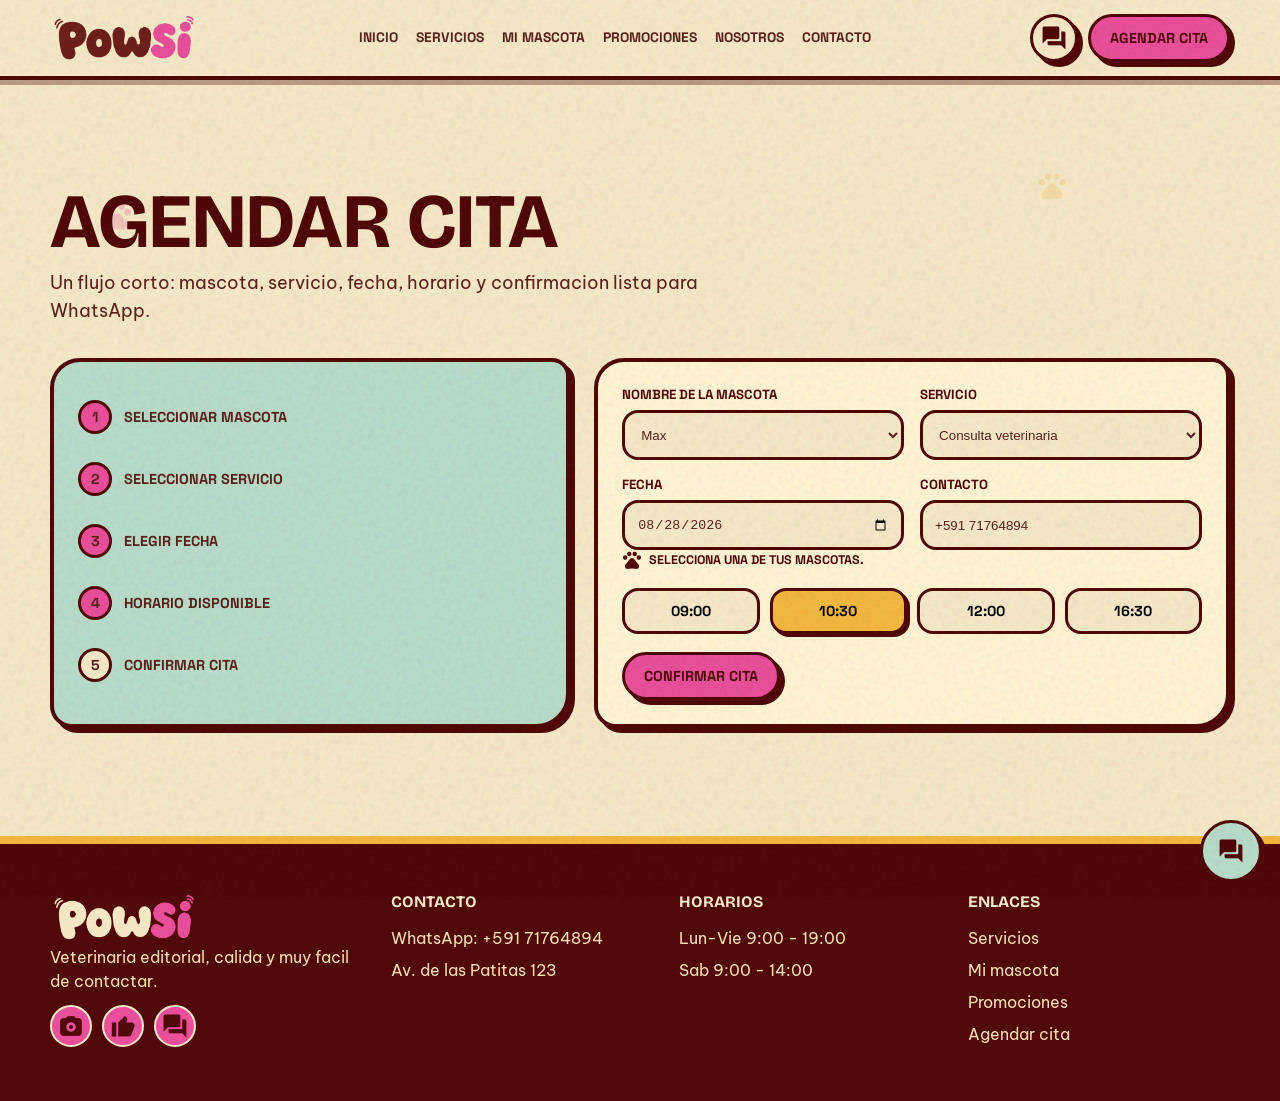
<file: agendar.html>
<!doctype html>
<html lang="es">
  <head>
    <meta charset="utf-8" />
    <meta name="viewport" content="width=device-width,initial-scale=1" />
    <title>POWSI | Agendar cita</title>
    <link rel="preconnect" href="https://fonts.googleapis.com" />
    <link rel="preconnect" href="https://fonts.gstatic.com" crossorigin />
    <link
      href="https://fonts.googleapis.com/css2?family=Be+Vietnam+Pro:wght@400;600;700;800&family=Bricolage+Grotesque:opsz,wght@12..96,700;12..96,800&family=Space+Grotesk:wght@600;700&display=swap"
      rel="stylesheet"
    />
    <link
      href="https://fonts.googleapis.com/css2?family=Material+Symbols+Outlined:wght,FILL@100..700,0..1&display=swap"
      rel="stylesheet"
    />
    <link rel="stylesheet" href="styles.css" />
  </head>
  <body class="section-page">
    <header class="top">
      <nav class="nav">
        <a class="logo" href="index.html"><img src="powsi.png" alt="powsi"></a>
        <div class="links">
          <a href="index.html">Inicio</a><a href="index.html#servicios">Servicios</a
          ><a href="mi-mascota.html">Mi mascota</a
          ><a href="index.html#promociones">Promociones</a
          ><a href="nosotros.html">Nosotros</a
          ><a href="contacto.html">Contacto</a>
        </div>
        <div class="actions">
          <a
            class="btn icon"
            href="https://wa.me/59171764894"
            aria-label="WhatsApp"
            ><span class="material-symbols-outlined">forum</span></a
          ><a class="btn primary" href="agendar.html">Agendar cita</a
          ><button class="btn icon menu" aria-label="Menu">
            <span class="material-symbols-outlined">menu</span>
          </button>
        </div>
      </nav>
    </header>
    <main class="page-main">
      <section id="agendar" class="section cream">
        <div class="head">
          <div>
            <h2 class="title">Agendar cita</h2>
            <p class="lead">
              Un flujo corto: mascota, servicio, fecha, horario y confirmacion
              lista para WhatsApp.
            </p>
          </div>
        </div>
        <div class="appt">
          <aside class="card steps">
            <div class="step on"><b>1</b>Seleccionar mascota</div>
            <div class="step on"><b>2</b>Seleccionar servicio</div>
            <div class="step on"><b>3</b>Elegir fecha</div>
            <div class="step on"><b>4</b>Horario disponible</div>
            <div class="step"><b>5</b>Confirmar cita</div>
          </aside>
          <form class="card form" id="form">
            <div class="fg">
              <label>
                Nombre de la mascota
                <select id="pet" required></select>
              </label><label
                >Servicio<select id="service">
                  <option>Consulta veterinaria</option>
                  <option>Vacunacion</option>
                  <option>Bano y peluqueria</option>
                  <option>Esterilizacion</option>
                  <option>Tratamientos</option>
                </select></label
              ><label
                >Fecha<input id="date" type="date" value="2026-08-28" /></label
              ><label
                >Contacto<input id="phone" type="tel" value="+591 71764894"
              /></label>
            </div>
            <p class="form-helper"><span class="material-symbols-outlined">pets</span> Selecciona una de tus mascotas.</p>
            <div class="times">
              <button class="time" type="button">09:00</button
              ><button class="time sel" type="button">10:30</button
              ><button class="time" type="button">12:00</button
              ><button class="time" type="button">16:30</button>
            </div>
            <button class="btn primary" type="submit">Confirmar cita</button>
            <div class="done" id="done">
              <h3>Cita agendada!</h3>
              <p>
                <b>Mascota:</b> <span id="cPet">Max</span> - <b>Servicio:</b>
                <span id="cService">Consulta veterinaria</span>
              </p>
              <p>
                <b>Fecha:</b> <span id="cDate">2026-08-28</span> - <b>Hora:</b>
                <span id="cTime">10:30</span>
              </p>
              <br /><a class="btn yellow" id="whatsappAppointment" href="https://wa.me/59171764894"
                >Confirmar por WhatsApp</a
              >
            </div>
          </form>
        </div>
      </section>
    </main>
    <footer>
      <div class="foot">
        <div>
          <div class="logo"><img src="powsii.png" alt=""></div>
          <p>Veterinaria editorial, calida y muy facil de contactar.</p>
          <div class="social">
            <a href="#" aria-label="Instagram"
              ><span class="material-symbols-outlined">photo_camera</span></a
            ><a href="#" aria-label="Facebook"
              ><span class="material-symbols-outlined">thumb_up</span></a
            ><a href="https://wa.me/59171764894" aria-label="WhatsApp"
              ><span class="material-symbols-outlined">forum</span></a
            >
          </div>
        </div>
        <div>
          <h4>Contacto</h4>
          <p>WhatsApp: +591 71764894</p>
          <p>Av. de las Patitas 123</p>
        </div>
        <div>
          <h4>Horarios</h4>
          <p>Lun-Vie 9:00 - 19:00</p>
          <p>Sab 9:00 - 14:00</p>
        </div>
        <div>
          <h4>Enlaces</h4>
          <a href="index.html#servicios">Servicios</a
          ><a href="mi-mascota.html">Mi mascota</a
          ><a href="index.html#promociones">Promociones</a
          ><a href="agendar.html">Agendar cita</a>
        </div>
      </div>
    </footer>
    <a
      class="btn float"
      href="https://wa.me/59171764894"
      aria-label="WhatsApp flotante"
      ><span class="material-symbols-outlined">forum</span></a
    >
    <script src="main.js"></script>
  </body>
</html>
</file>
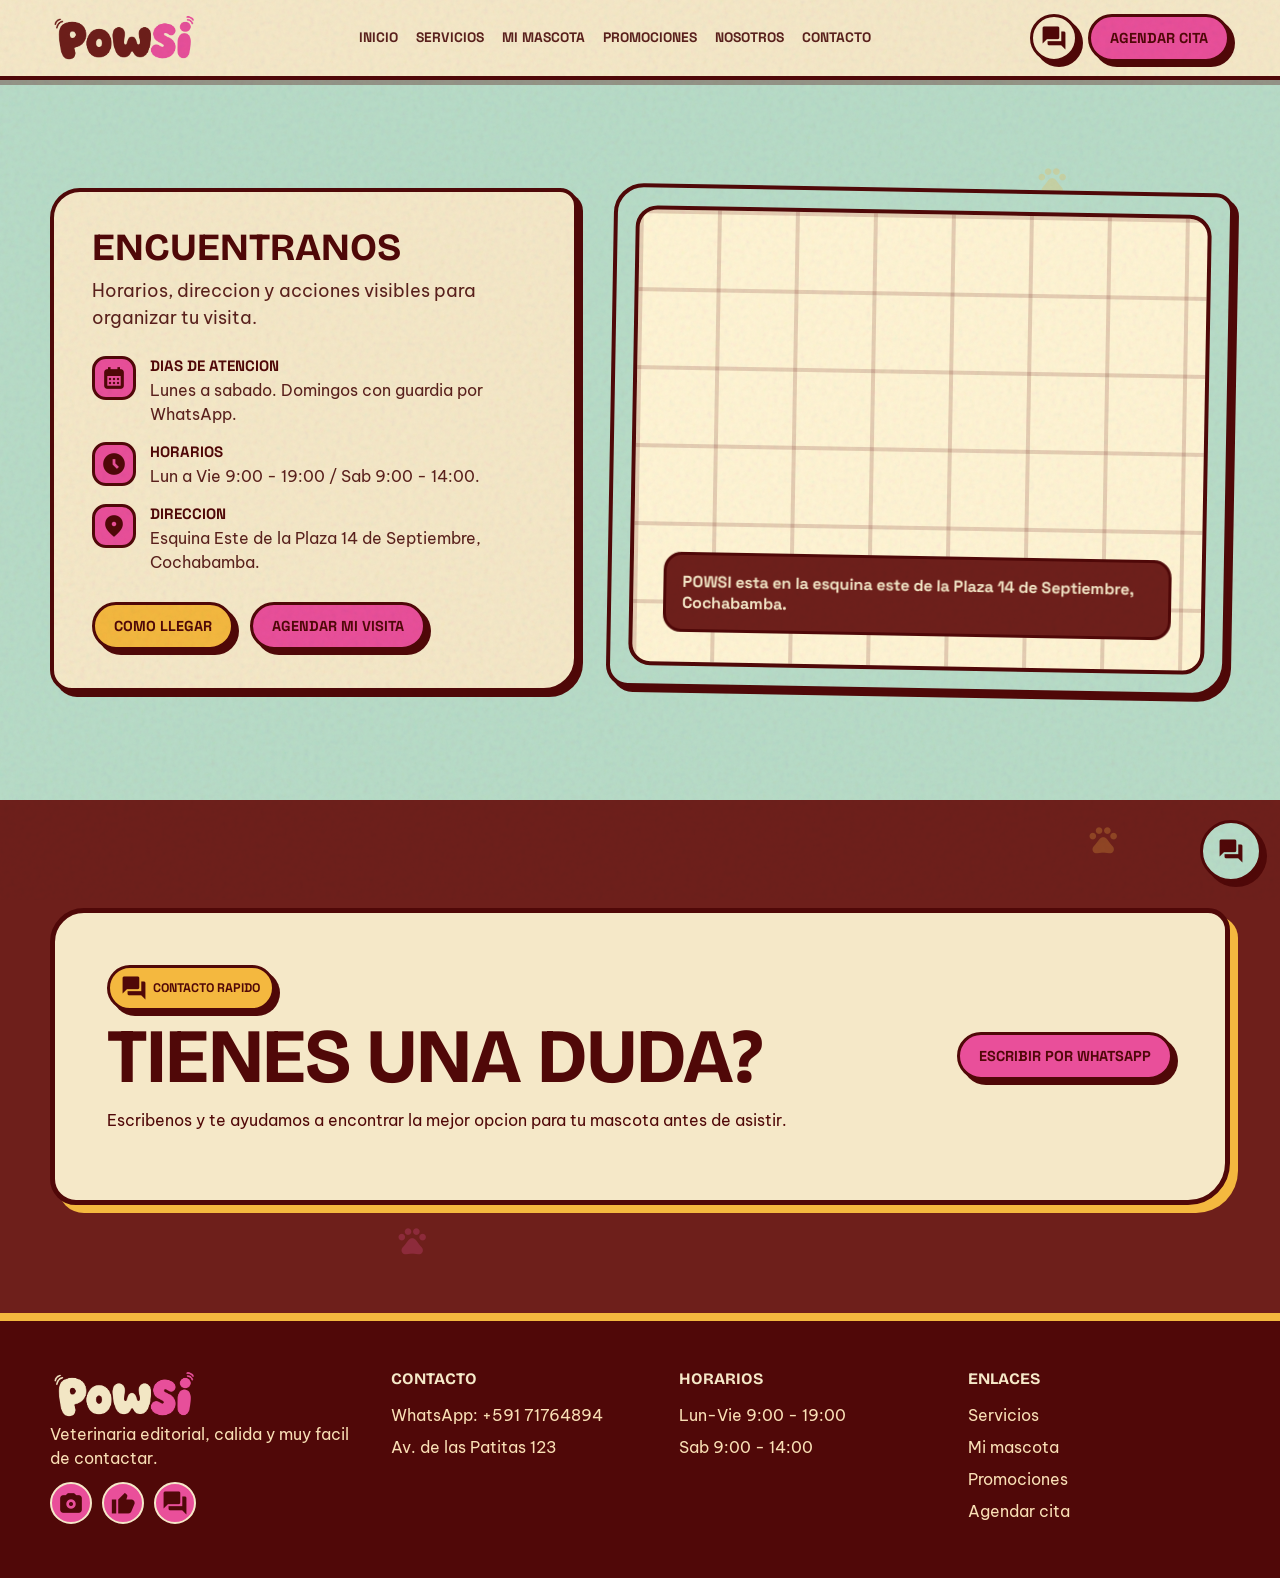
<file: contacto.html>
<!doctype html>
<html lang="es">
  <head>
    <meta charset="utf-8" />
    <meta name="viewport" content="width=device-width,initial-scale=1" />
    <title>POWSI | Contacto</title>
    <link rel="preconnect" href="https://fonts.googleapis.com" />
    <link rel="preconnect" href="https://fonts.gstatic.com" crossorigin />
    <link
      href="https://fonts.googleapis.com/css2?family=Be+Vietnam+Pro:wght@400;600;700;800&family=Bricolage+Grotesque:opsz,wght@12..96,700;12..96,800&family=Space+Grotesk:wght@600;700&display=swap"
      rel="stylesheet"
    />
    <link
      href="https://fonts.googleapis.com/css2?family=Material+Symbols+Outlined:wght,FILL@100..700,0..1&display=swap"
      rel="stylesheet"
    />
    <link rel="stylesheet" href="styles.css" />
  </head>
  <body class="section-page">
    <header class="top">
      <nav class="nav">
        <a class="logo" href="index.html"><img src="powsi.png" alt="powsi"></a>
        <div class="links">
          <a href="index.html">Inicio</a><a href="index.html#servicios">Servicios</a
          ><a href="mi-mascota.html">Mi mascota</a
          ><a href="index.html#promociones">Promociones</a
          ><a href="nosotros.html">Nosotros</a
          ><a href="contacto.html">Contacto</a>
        </div>
        <div class="actions">
          <a
            class="btn icon"
            href="https://wa.me/59171764894"
            aria-label="WhatsApp"
            ><span class="material-symbols-outlined">forum</span></a
          ><a class="btn primary" href="agendar.html">Agendar cita</a
          ><button class="btn icon menu" aria-label="Menu">
            <span class="material-symbols-outlined">menu</span>
          </button>
        </div>
      </nav>
    </header>
    <main class="page-main">
      <section id="ubicacion" class="section mintbg">
        <div class="split">
          <div class="card panel">
            <h2 class="title">Encuentranos</h2>
            <p class="lead">
              Horarios, direccion y acciones visibles para organizar tu visita.
            </p>
            <div class="list">
              <div class="info">
                <span class="ico material-symbols-outlined">calendar_month</span>
                <div>
                  <h3>Dias de atencion</h3>
                  <p>Lunes a sabado. Domingos con guardia por WhatsApp.</p>
                </div>
              </div>
              <div class="info">
                <span class="ico material-symbols-outlined">schedule</span>
                <div>
                  <h3>Horarios</h3>
                  <p>Lun a Vie 9:00 - 19:00 / Sab 9:00 - 14:00.</p>
                </div>
              </div>
              <div class="info">
                <span class="ico material-symbols-outlined">location_on</span>
                <div>
                  <h3>Direccion</h3>
                  <p>Esquina Este de la Plaza 14 de Septiembre, Cochabamba.</p>
                </div>
              </div>
            </div>
            <div class="row">
              <a class="btn yellow" href="https://www.google.com/maps/search/?api=1&amp;query=Plaza+14+de+Septiembre+Cochabamba+Bolivia" target="_blank" rel="noopener noreferrer">Como llegar</a>
              <a class="btn primary" href="agendar.html">Agendar mi visita</a>
            </div>
          </div>
          <div class="card mapcard">
            <div class="map">
              <iframe
                title="Mapa de POWSI cerca de la Plaza 14 de Septiembre"
                src="https://www.google.com/maps?q=Plaza+14+de+Septiembre+Cochabamba+Bolivia&amp;output=embed"
                loading="lazy"
                referrerpolicy="no-referrer-when-downgrade"
              ></iframe>
              <div class="maptxt">
                POWSI esta en la esquina este de la Plaza 14 de Septiembre, Cochabamba.
              </div>
            </div>
          </div>
        </div>
      </section>
      <section id="contacto" class="section wine">
        <div class="contact">
          <div>
            <span class="sticker"
              ><span class="material-symbols-outlined">forum</span> Contacto
              rapido</span
            >
            <h2>Tienes una duda?</h2>
            <p>
              Escribenos y te ayudamos a encontrar la mejor opcion para tu
              mascota antes de asistir.
            </p>
          </div>
          <a class="btn primary" href="https://wa.me/59171764894"
            >Escribir por WhatsApp</a
          >
        </div>
      </section>
    </main>
    <footer>
      <div class="foot">
        <div>
          <div class="logo"><img src="powsii.png" alt=""></div>
          <p>Veterinaria editorial, calida y muy facil de contactar.</p>
          <div class="social">
            <a href="#" aria-label="Instagram"
              ><span class="material-symbols-outlined">photo_camera</span></a
            ><a href="#" aria-label="Facebook"
              ><span class="material-symbols-outlined">thumb_up</span></a
            ><a href="https://wa.me/59171764894" aria-label="WhatsApp"
              ><span class="material-symbols-outlined">forum</span></a
            >
          </div>
        </div>
        <div>
          <h4>Contacto</h4>
          <p>WhatsApp: +591 71764894</p>
          <p>Av. de las Patitas 123</p>
        </div>
        <div>
          <h4>Horarios</h4>
          <p>Lun-Vie 9:00 - 19:00</p>
          <p>Sab 9:00 - 14:00</p>
        </div>
        <div>
          <h4>Enlaces</h4>
          <a href="index.html#servicios">Servicios</a
          ><a href="mi-mascota.html">Mi mascota</a
          ><a href="index.html#promociones">Promociones</a
          ><a href="agendar.html">Agendar cita</a>
        </div>
      </div>
    </footer>
    <a
      class="btn float"
      href="https://wa.me/59171764894"
      aria-label="WhatsApp flotante"
      ><span class="material-symbols-outlined">forum</span></a
    >
    <script src="main.js"></script>
  </body>
</html>
</file>
<file: styles.css>
:root {
  --b: #6e1f1b;
  --bd: #500808;
  --c: #f5e8c8;
  --cs: #fff4d4;
  --p: #e94f9a;
  --m: #b8dcc8;
  --y: #f4b83f;
  --t: #5a201c;
  --sh: 5px 5px 0 var(--bd);
  --r: 30px 18px 34px 22px;
}
* {
  box-sizing: border-box;
}
@keyframes pawFloat {
  from { margin-top: -34px; transform: rotate(-8deg); }
  to { margin-top: 46px; transform: rotate(8deg); }
}
html {
  scroll-behavior: smooth;
}
body {
  margin: 0;
  background: var(--b);
  color: var(--t);
  font-family: "Be Vietnam Pro", system-ui, sans-serif;
  line-height: 1.5;
  overflow-x: hidden;
}
body:before {
  content: "";
  position: fixed;
  inset: 0;
  z-index: 80;
  pointer-events: none;
  opacity: 0.13;
  mix-blend-mode: multiply;
  background: url("data:image/svg+xml,%3Csvg viewBox='0 0 220 220' xmlns='http://www.w3.org/2000/svg'%3E%3Cfilter id='n'%3E%3CfeTurbulence type='fractalNoise' baseFrequency='.75' numOctaves='3' stitchTiles='stitch'/%3E%3C/filter%3E%3Crect width='100%25' height='100%25' filter='url(%23n)' opacity='.8'/%3E%3C/svg%3E");
}
a {
  text-decoration: none;
  color: inherit;
}
img {
  display: block;
  width: 100%;
  height: 100%;
  object-fit: cover;
}
.material-symbols-outlined {
  font-variation-settings:
    "FILL" 1,
    "wght" 700,
    "opsz" 24;
  line-height: 1;
}
.top {
  position: sticky;
  top: 0;
  z-index: 60;
  background: var(--c);
  border-bottom: 4px solid var(--bd);
  box-shadow: 0 5px 0 #50080855;
}
.nav {
  width: min(1180px, calc(100% - 32px));
  min-height: 76px;
  margin: auto;
  display: flex;
  align-items: center;
  justify-content: space-between;
  gap: 16px;
}
.logo {
  font: 800 clamp(2rem, 4vw, 3rem)/0.9 "Bricolage Grotesque";
  color: var(--b);
  letter-spacing: 0;
  display: flex;
  align-items: center;
}

.logo img {
  height: 55px; /* Controla aquí el alto exacto del logo */
  width: auto;   /* Mantiene la proporción original de la imagen */
  object-fit: contain;
}

.logo span {
  color: var(--p);
}
.links {
  display: flex;
  gap: 18px;
  font: 700 0.86rem "Space Grotesk";
  text-transform: uppercase;
}
.links a {
  border-bottom: 2px solid transparent;
  padding: 8px 0;
}
.links a:hover {
  color: var(--p);
  border-color: var(--p);
}
.actions {
  display: flex;
  gap: 10px;
}
.btn {
  display: inline-flex;
  align-items: center;
  justify-content: center;
  gap: 8px;
  min-height: 48px;
  padding: 12px 19px;
  border: 3px solid var(--bd);
  border-radius: 999px;
  background: var(--c);
  color: var(--bd);
  box-shadow: var(--sh);
  font: 800 0.9rem "Space Grotesk";
  text-transform: uppercase;
  cursor: pointer;
  transition: 0.18s;
  white-space: nowrap;
}
.btn:hover {
  transform: translate(-2px, -2px);
  box-shadow: 7px 7px 0 var(--bd);
}
.primary {
  background: var(--p);
}
.yellow {
  background: var(--y);
}
.mint {
  background: var(--m);
}
.icon {
  width: 48px;
  padding: 0;
}
.menu {
  display: none;
}
.section {
  position: relative;
  padding: clamp(58px, 9vw, 108px) max(18px, calc((100vw - 1180px) / 2));
  overflow: hidden;
}
.floating-paw {
  position: absolute;
  z-index: 0;
  pointer-events: none;
  color: var(--p);
  font: 700 1.9rem/1 "Material Symbols Outlined";
  opacity: .25;
  animation: pawFloat 7.5s ease-in-out infinite alternate;
}
.floating-paw:nth-of-type(even) {
  color: var(--y);
  animation-duration: 8.5s;
  animation-direction: alternate-reverse;
}
.section > * {
  position: relative;
  z-index: 1;
}
.section > .floating-paw {
  position: absolute;
  z-index: 0;
}
.cream {
  background: var(--c);
}
.paper {
  background: var(--c);
}
.mintbg {
  background: var(--m);
}
.wine {
  background: var(--b);
  color: var(--c);
}
h1,
h2,
h3 {
  font-family: "Bricolage Grotesque";
  letter-spacing: 0;
}
h2.title {
  margin: 0 0 12px;
  color: var(--bd);
  font-size: clamp(2.3rem, 6vw, 5.1rem);
  line-height: 0.9;
  text-transform: uppercase;
}
.wine h2.title {
  color: var(--c);
}
.lead {
  max-width: 690px;
  margin: 0;
  font-size: clamp(1rem, 2vw, 1.15rem);
}
.head {
  display: flex;
  justify-content: space-between;
  align-items: end;
  gap: 24px;
  margin-bottom: 34px;
}
.tag,
.sticker {
  display: inline-flex;
  align-items: center;
  gap: 7px;
  width: max-content;
  max-width: 100%;
  padding: 8px 12px;
  border: 3px solid var(--bd);
  border-radius: 999px;
  background: var(--y);
  color: var(--bd);
  box-shadow: var(--sh);
  font: 800 0.78rem "Space Grotesk";
  text-transform: uppercase;
}
.card,
.identity-card {
  position: relative;
  overflow: hidden;
  border: 4px solid var(--bd);
  border-radius: var(--r);
  box-shadow: var(--sh);
  background: var(--cs);
  color: var(--t);
}
.hero {
  min-height: auto;
  display: grid;
  grid-template-columns: 1.12fr 0.88fr;
  align-items: center;
  gap: clamp(28px, 5vw, 64px);
  background:
    radial-gradient(circle at 10% 20%, #f4b83f22 0 2px, transparent 2px 34px),
    var(--b);
  color: var(--c);
  padding-top: clamp(34px, 5vw, 58px);
  padding-bottom: clamp(38px, 5vw, 58px);
}
.hero h1 {
  margin: 26px 0 22px;
  font-size: clamp(3rem, 7vw, 6.2rem);
  line-height: 0.84;
  text-transform: uppercase;
}
.hero .hi {
  display: inline-block;
  background: var(--c);
  color: var(--bd);
  border: 4px solid var(--bd);
  border-radius: 22px 34px 18px 28px;
  padding: 5px 15px 10px;
  box-shadow: var(--sh);
  transform: rotate(-1deg);
}
.hero p {
  max-width: 570px;
  color: #fff1ce;
  font-size: clamp(1rem, 2vw, 1.22rem);
}
.row {
  display: flex;
  flex-wrap: wrap;
  gap: 16px;
  margin-top: 28px;
}
.collage {
  position: relative;
  min-height: 560px;
}
.photo {
  position: absolute;
  inset: 92px 68px 24px 68px;
  padding: 10px;
  background: var(--c);
  border: 5px solid var(--bd);
  border-radius: 42px 26px 48px 30px;
  box-shadow: var(--sh);
  transform: rotate(2deg);
  overflow: hidden;
}
.photo img {
  border-radius: 30px 18px 34px 22px;
}
.note {
  position: absolute;
  border: 4px solid var(--bd);
  box-shadow: var(--sh);
  border-radius: var(--r);
  color: var(--bd);
  padding: 18px;
  font-weight: 800;
}
.note strong {
  display: block;
  font: 800 1.5rem/1 "Bricolage Grotesque";
  text-transform: uppercase;
}
.n1 {
  right: 0;
  top: 42px;
  width: 220px;
  background: var(--y);
  transform: rotate(5deg);
}
.n2 {
  left: 0;
  bottom: 58px;
  width: 230px;
  background: var(--m);
  transform: rotate(-5deg);
}
.n3 {
  right: 22px;
  bottom: 10px;
  width: 255px;
  background: var(--p);
  transform: rotate(-2deg);
}
.paw {
  position: absolute;
  font-size: 54px;
  color: var(--p);
  left: 22px;
  top: 72px;
  transform: rotate(-14deg);
}
.grid {
  display: grid;
  gap: 24px;
}
.services {
  grid-template-columns: repeat(3, 1fr);
}
.svc {
  min-height: 380px;
  display: flex;
  flex-direction: column;
}
.svc:nth-child(2n) {
  background: var(--m);
  transform: rotate(1deg);
}
.svc:nth-child(3n) {
  background: #ffd5e8;
  transform: rotate(-1deg);
}
.svc:nth-child(4n) {
  background: #f8c85b;
}
.svcimg {
  height: 172px;
  border-bottom: 4px solid var(--bd);
  background: var(--c);
}
.svcimg img {
  object-fit: cover;
}
.body {
  padding: 22px;
}
.card h3 {
  margin: 0 0 8px;
  color: var(--bd);
  font-size: 1.75rem;
  line-height: 1;
  text-transform: uppercase;
}
.card p {
  margin: 0;
}
.svc .tag {
  position: absolute;
  top: 14px;
  right: 14px;
  background: var(--y);
  box-shadow: 3px 3px 0 var(--bd);
}
.split {
  display: grid;
  grid-template-columns: 0.92fr 1.08fr;
  gap: 32px;
}
.panel {
  padding: clamp(24px, 4vw, 38px);
  background: var(--c);
}
.panel h2.title {
  max-width: 100%;
  font-size: clamp(1.8rem, 3vw, 3.2rem);
  white-space: nowrap;
}
.list {
  display: grid;
  gap: 16px;
  margin: 24px 0;
}
.info {
  display: grid;
  grid-template-columns: 44px 1fr;
  gap: 14px;
}
.ico {
  width: 44px;
  height: 44px;
  display: grid;
  place-items: center;
  border: 3px solid var(--bd);
  border-radius: 14px;
  background: var(--p);
  color: var(--bd);
}
.info h3 {
  margin: 0 0 3px;
  font: 800 0.94rem "Space Grotesk";
  text-transform: uppercase;
}
.info p {
  margin: 0;
}
.mapcard {
  min-height: 440px;
  background: var(--m);
  padding: 18px;
  transform: rotate(1deg);
}
.map {
  height: 100%;
  min-height: 390px;
  border: 4px solid var(--bd);
  border-radius: 22px;
  background:
    linear-gradient(90deg, #6e1f1b2e 4px, transparent 4px) 0 0/78px 78px,
    linear-gradient(#6e1f1b2e 4px, transparent 4px) 0 0/78px 78px,
    var(--cs);
  position: relative;
  overflow: hidden;
}
.map iframe {
  display: block;
  width: 100%;
  height: 100%;
  min-height: 390px;
  border: 0;
}
.map:before,
.map:after {
  display: none;
  position: absolute;
  background: var(--p);
  border: 4px solid var(--bd);
  box-shadow: var(--sh);
}
.map:before {
  width: 210px;
  height: 74px;
  left: 18%;
  top: 26%;
  border-radius: 999px;
  transform: rotate(-20deg);
}
.map:after {
  width: 92px;
  height: 92px;
  right: 22%;
  bottom: 26%;
  border-radius: 50% 50% 50% 0;
  transform: rotate(-45deg);
  background: var(--y);
}
.pin {
  display: none;
}
.maptxt {
  position: absolute;
  left: 30px;
  right: 30px;
  bottom: 30px;
  background: var(--b);
  color: var(--c);
  border: 3px solid var(--bd);
  border-radius: 18px;
  padding: 16px;
  font: 800 1rem "Space Grotesk";
}
.contact {
  display: grid;
  grid-template-columns: 1fr auto;
  gap: 28px;
  align-items: center;
  border: 5px solid var(--bd);
  border-radius: 34px 22px 42px 26px;
  background: var(--c);
  color: var(--bd);
  box-shadow: 8px 8px 0 var(--y);
  padding: clamp(24px, 5vw, 52px);
}
.contact h2 {
  margin: 12px 0 8px;
  font-size: clamp(2.4rem, 6vw, 5rem);
  line-height: 0.9;
  text-transform: uppercase;
}
.promos {
  grid-template-columns: repeat(4, minmax(260px, 1fr));
  overflow-x: auto;
  padding: 8px 8px 18px;
  scroll-snap-type: x mandatory;
}
.promo {
  min-width: 260px;
  scroll-snap-align: start;
  background: var(--c);
  transform: rotate(-1deg);
}
.promo:nth-child(2n) {
  transform: rotate(1.5deg);
  background: var(--m);
}
.pimg {
  height: 230px;
  border-bottom: 4px solid var(--bd);
  overflow: hidden;
}
.badge {
  position: absolute;
  top: 14px;
  left: 14px;
  background: var(--p);
  font: 800 2rem/1 "Bricolage Grotesque";
  color: var(--bd);
  padding: 9px 12px;
  border: 3px solid var(--bd);
  border-radius: 18px;
  box-shadow: 3px 3px 0 var(--bd);
  transform: rotate(-6deg);
}
.dash {
  display: grid;
  grid-template-columns: 340px minmax(0, 1fr);
  gap: 28px;
  align-items: start;
}
.pet {
  background: var(--m);
  padding: 20px;
  height: max-content;
}
.petpic {
  height: 280px;
  border: 4px solid var(--bd);
  border-radius: 26px;
  overflow: hidden;
  margin-bottom: 18px;
}
.chips {
  display: flex;
  flex-wrap: wrap;
  gap: 8px;
}
.dgrid {
  display: grid;
  grid-template-columns: repeat(2, minmax(0, 1fr));
  gap: 20px;
  align-items: start;
}
.dcard {
  padding: 22px;
  min-height: 230px;
  min-width: 0;
  height: max-content;
  background: var(--cs);
}
.alert {
  background: #ffd7e9;
}
.rec {
  display: grid;
  grid-template-columns: 34px 1fr auto;
  gap: 12px;
  align-items: center;
  padding: 12px 0;
  border-bottom: 2px dashed #5a201c55;
}
.rec:last-child {
  border-bottom: 0;
}
.rec small {
  display: block;
  font: 800 0.78rem "Space Grotesk";
  color: var(--bd);
}
.status {
  background: var(--y);
  border: 2px solid var(--bd);
  border-radius: 999px;
  padding: 4px 8px;
  font-size: 0.75rem;
  font-weight: 800;
  white-space: nowrap;
}
.hot {
  background: var(--p);
}
.appt {
  display: grid;
  grid-template-columns: 0.9fr 1.1fr;
  gap: 24px;
}
.steps {
  padding: 24px;
  background: var(--m);
}
.step {
  display: flex;
  gap: 12px;
  align-items: center;
  padding: 14px 0;
  font: 800 0.9rem "Space Grotesk";
  text-transform: uppercase;
}
.step b {
  display: grid;
  place-items: center;
  width: 34px;
  height: 34px;
  border-radius: 50%;
  border: 3px solid var(--bd);
  background: var(--c);
}
.step.on b {
  background: var(--p);
}
.form {
  padding: 24px;
  background: var(--cs);
}
.fg {
  display: grid;
  grid-template-columns: repeat(2, 1fr);
  gap: 16px;
}
label {
  display: grid;
  gap: 7px;
  font: 800 0.83rem "Space Grotesk";
  color: var(--bd);
  text-transform: uppercase;
}
input,
select {
  min-height: 50px;
  border: 3px solid var(--bd);
  border-radius: 16px;
  background: var(--c);
  padding: 10px 12px;
  color: var(--t);
  outline: none;
}
input:focus,
select:focus {
  box-shadow: 0 0 0 4px #f4b83f73;
}
.times {
  display: grid;
  grid-template-columns: repeat(4, 1fr);
  gap: 10px;
  margin: 18px 0;
}
.time {
  background: var(--c);
  border: 3px solid var(--bd);
  border-radius: 16px;
  padding: 11px 8px;
  text-align: center;
  font: 800 0.9rem "Space Grotesk";
  cursor: pointer;
}
.sel {
  background: var(--y);
  box-shadow: 3px 3px 0 var(--bd);
}
.done {
  display: none;
  margin-top: 20px;
  padding: 20px;
  background: var(--p);
  color: var(--bd);
  border: 4px solid var(--bd);
  border-radius: 24px;
  box-shadow: var(--sh);
}
.done.show {
  display: block;
}
.done h3 {
  margin: 0 0 10px;
  font-size: 2.1rem;
  line-height: 1;
  text-transform: uppercase;
}
.about {
  grid-template-columns: repeat(3, 1fr);
}
.aphoto {
  height: 280px;
}
.aphoto:nth-child(1) {
  transform: rotate(-2deg);
}
.aphoto:nth-child(2) {
  transform: rotate(1deg);
  margin-top: 36px;
}
.aphoto:nth-child(3) {
  transform: rotate(-1deg);
}
.identity-grid {
  display: grid;
  grid-template-columns: 1fr 1fr 1.1fr;
  gap: 20px;
  margin-top: 42px;
}
.identity-card {
  min-width: 0;
  padding: 26px;
  border: 4px solid var(--bd);
  border-radius: var(--r);
  box-shadow: var(--sh);
  color: var(--bd);
}
.mission-card {
  background: var(--p);
  transform: rotate(-1deg);
}
.vision-card {
  background: var(--y);
  transform: rotate(1deg);
}
.values-card {
  background: var(--c);
}
.identity-icon {
  display: grid;
  place-items: center;
  width: 46px;
  height: 46px;
  margin-bottom: 18px;
  border: 3px solid var(--bd);
  border-radius: 50%;
  background: var(--c);
  font-size: 1.5rem;
}
.identity-label {
  margin: 0 0 8px;
  font: 800 .78rem "Space Grotesk";
  text-transform: uppercase;
}
.identity-card h3 {
  margin: 0 0 12px;
  font-size: clamp(1.55rem, 2.5vw, 2.1rem);
  line-height: 1;
  text-transform: uppercase;
}
.identity-card > p:last-child {
  margin: 0;
}
.values-list {
  display: grid;
  gap: 14px;
  padding: 0;
  margin: 20px 0 0;
  list-style: none;
}
.values-list li {
  display: grid;
  grid-template-columns: 30px 1fr;
  gap: 10px;
  align-items: start;
}
.values-list .material-symbols-outlined {
  font-size: 1.6rem;
}
.values-list b,
.values-list small {
  display: block;
}
.values-list b {
  font: 800 .9rem "Space Grotesk";
  text-transform: uppercase;
}
.values-list small {
  margin-top: 2px;
}
footer {
  background: var(--bd);
  color: var(--c);
  border-top: 8px solid var(--y);
}
.foot {
  width: min(1180px, calc(100% - 36px));
  margin: auto;
  padding: 46px 0;
  display: grid;
  grid-template-columns: 1.2fr repeat(3, 1fr);
  gap: 26px;
}
footer h4 {
  margin: 0 0 12px;
  font-family: "Bricolage Grotesque";
  text-transform: uppercase;
}
footer p,
footer a {
  display: block;
  margin: 0 0 8px;
  color: #f9dfb5;
}
.social {
  display: flex;
  gap: 10px;
  margin-top: 12px;
}
.social a {
  display: grid;
  place-items: center;
  width: 42px;
  height: 42px;
  border: 2px solid var(--c);
  border-radius: 50%;
  background: var(--p);
  color: var(--bd);
}
.float {
  position: fixed;
  z-index: 70;
  right: 18px;
  bottom: 18px;
  width: 62px;
  height: 62px;
  padding: 0;
  background: var(--m);
}
@media (max-width: 980px) {
  .links {
    display: none;
  }
  .menu {
    display: inline-flex;
  }
  .hero,
  .split,
  .dash,
  .appt {
    grid-template-columns: 1fr;
  }
  .hero {
    min-height: auto;
  }
  .collage {
    min-height: 580px;
    max-width: 620px;
    width: 100%;
    margin: auto;
  }
  .services {
    grid-template-columns: repeat(2, 1fr);
  }
  .dgrid {
    grid-template-columns: 1fr;
  }
  .foot {
    grid-template-columns: 1fr 1fr;
  }
  .contact {
    grid-template-columns: 1fr;
  }
  .identity-grid {
    grid-template-columns: 1fr 1fr;
  }
  .values-card {
    grid-column: 1 / -1;
  }
}
@media (max-width: 650px) {
  .nav {
    width: calc(100% - 24px);
    min-height: 68px;
  }
  .logo {
    font-size: 2rem;
  }
  .actions .primary {
    display: none;
  }
  .section {
    padding-left: 16px;
    padding-right: 16px;
  }
  .hero h1 {
    font-size: clamp(3rem, 17vw, 4.8rem);
  }
  .collage {
    min-height: 570px;
  }
  .photo {
    inset: 92px 58px 42px 58px;
  }
  .n1 {
    right: 6px;
    top: 34px;
    width: 184px;
  }
  .n2 {
    left: 4px;
    bottom: 52px;
    width: 190px;
  }
  .n3 {
    right: 0;
    bottom: 2px;
    width: 210px;
  }
  .note strong {
    font-size: 1.25rem;
  }
  .head {
    display: block;
  }
  .services,
  .fg,
  .about,
  .identity-grid {
    grid-template-columns: 1fr;
  }
  .values-card {
    grid-column: auto;
  }
  .aphoto,
  .aphoto:nth-child(2) {
    margin-top: 0;
    height: 230px;
  }
  .times {
    grid-template-columns: repeat(2, 1fr);
  }
  .rec {
    grid-template-columns: 30px 1fr;
  }
  .rec .status {
    grid-column: 2;
    width: max-content;
  }
  .foot {
    grid-template-columns: 1fr;
  }
  .btn {
    width: 100%;
    white-space: normal;
    text-align: center;
  }
  .icon,
  .float {
    width: 56px;
  }
}

/* Fix de desbordes: los ligatures de Material Symbols no deben ocupar espacio si la fuente tarda o falla. */
.material-symbols-outlined {
  font-family: "Material Symbols Outlined";
  display: inline-flex;
  align-items: center;
  justify-content: center;
  flex: 0 0 auto;
  overflow: hidden;
  white-space: nowrap;
  text-transform: none;
  letter-spacing: 0;
  max-width: 1em;
}
.btn .material-symbols-outlined,
.sticker .material-symbols-outlined {
  width: 24px;
  height: 24px;
  font-size: 24px;
}
.rec > .material-symbols-outlined {
  width: 34px;
  height: 34px;
  max-width: 34px;
  font-size: 24px;
  color: var(--bd);
}
.info .material-symbols-outlined,
.ico {
  width: 44px;
  height: 44px;
  max-width: 44px;
  font-size: 24px;
}
.pin {
  width: 56px;
  height: 56px;
  max-width: 56px;
}
.paw {
  width: 54px;
  height: 54px;
  max-width: 54px;
}
.dcard {
  overflow: hidden;
}

@media (prefers-reduced-motion: reduce) {
  *,
  *::before,
  *::after {
    animation-duration: .01ms !important;
    animation-iteration-count: 1 !important;
    scroll-behavior: auto !important;
    transition-duration: .01ms !important;
  }
}
.rec > div {
  min-width: 0;
}
.rec b,
.rec small {
  overflow-wrap: anywhere;
}
.status {
  justify-self: end;
}
.page-main {
  min-height: 65vh;
}
.standalone-note {
  margin: 0 0 24px;
  color: var(--bd);
  font: 800 0.82rem "Space Grotesk";
  text-transform: uppercase;
}
@media (max-width: 650px) {
  .rec {
    align-items: start;
  }
  .status {
    justify-self: start;
  }
  .dcard {
    padding: 18px;
  }
  .card h3 {
    font-size: 1.55rem;
  }
  .rec b,
  .rec small {
    font-size: 0.86rem;
  }
  .float {
    right: 12px;
    bottom: 12px;
  }
}

/* =========================================================
   MEJORAS: PERFIL PERSONALIZABLE + IMÁGENES DE PINTEREST
   ========================================================= */

.pinterest-image {
  display: block;
  width: 100%;
  height: 100%;
}

.pinterest-image img {
  transition: transform .2s ease;
}

.pinterest-image:hover img {
  transform: scale(1.03);
}

.edit-pet {
  margin-top: 18px;
  width: 100%;
}

.pet-switcher {
  display: grid;
  gap: 10px;
  margin: 0 0 16px;
}

.eyebrow {
  display: block;
  margin-bottom: 6px;
  color: var(--bd);
  font: 800 .72rem "Space Grotesk";
  text-transform: uppercase;
}

.pet-list {
  display: flex;
  flex-wrap: wrap;
  gap: 6px;
}

.pet-actions {
  display: flex;
  flex-wrap: wrap;
  gap: 8px;
}

.pet-tab {
  border: 2px solid var(--bd);
  border-radius: 999px;
  padding: 5px 9px;
  background: var(--c);
  color: var(--bd);
  font: 800 .72rem "Space Grotesk";
  cursor: pointer;
}

.pet-tab.active {
  background: var(--p);
}

.add-pet {
  width: auto;
  min-height: 38px;
  padding: 8px 11px;
  font-size: .72rem;
  box-shadow: 3px 3px 0 var(--bd);
}

.remove-pet {
  width: auto;
  min-height: 38px;
  padding: 8px 11px;
  background: transparent;
  font-size: .72rem;
  box-shadow: 3px 3px 0 var(--bd);
}

.photo-upload input {
  position: absolute;
  width: 1px;
  height: 1px;
  opacity: 0;
}

.upload-hint {
  display: flex;
  align-items: center;
  gap: 8px;
  min-height: 48px;
  padding: 10px 12px;
  border: 3px dashed var(--bd);
  border-radius: 16px;
  background: var(--c);
  cursor: pointer;
}

.pet-notes {
  background: #fbefd1;
}

.note-intro {
  margin-bottom: 16px !important;
}

.pet-profile-form {
  display: grid;
  gap: 14px;
  min-width: 0;
}

.pet-fields {
  display: grid;
  grid-template-columns: repeat(2, minmax(0, 1fr));
  gap: 12px;
}

.pet-profile-form label,
.pet-profile-form input,
.pet-profile-form textarea,
.pet-profile-form .btn {
  min-width: 0;
  max-width: 100%;
}

.pet-profile-form textarea {
  width: 100%;
  resize: vertical;
  min-height: 110px;
  border: 3px solid var(--bd);
  border-radius: 16px;
  background: var(--c);
  padding: 12px;
  color: var(--t);
  font: 400 1rem/1.5 "Be Vietnam Pro", system-ui, sans-serif;
  outline: none;
}

.pet-profile-form textarea:focus {
  box-shadow: 0 0 0 4px #f4b83f73;
}

.save-msg {
  min-height: 20px;
  font: 800 .78rem "Space Grotesk";
  color: var(--bd);
  text-transform: uppercase;
}

.form-helper {
  display: flex;
  align-items: center;
  gap: 7px;
  margin: 2px 0 -8px;
  color: var(--bd);
  font: 800 .78rem "Space Grotesk";
  text-transform: uppercase;
}

.form-helper .material-symbols-outlined {
  font-size: 20px;
}

@media (max-width: 650px) {
  .pet-switcher {
    display: grid;
  }

  .add-pet {
    width: auto;
  }

  .remove-pet {
    width: auto;
  }

  .pet-fields {
    grid-template-columns: 1fr;
  }

  .edit-pet {
    width: 100%;
  }
}
</file>
